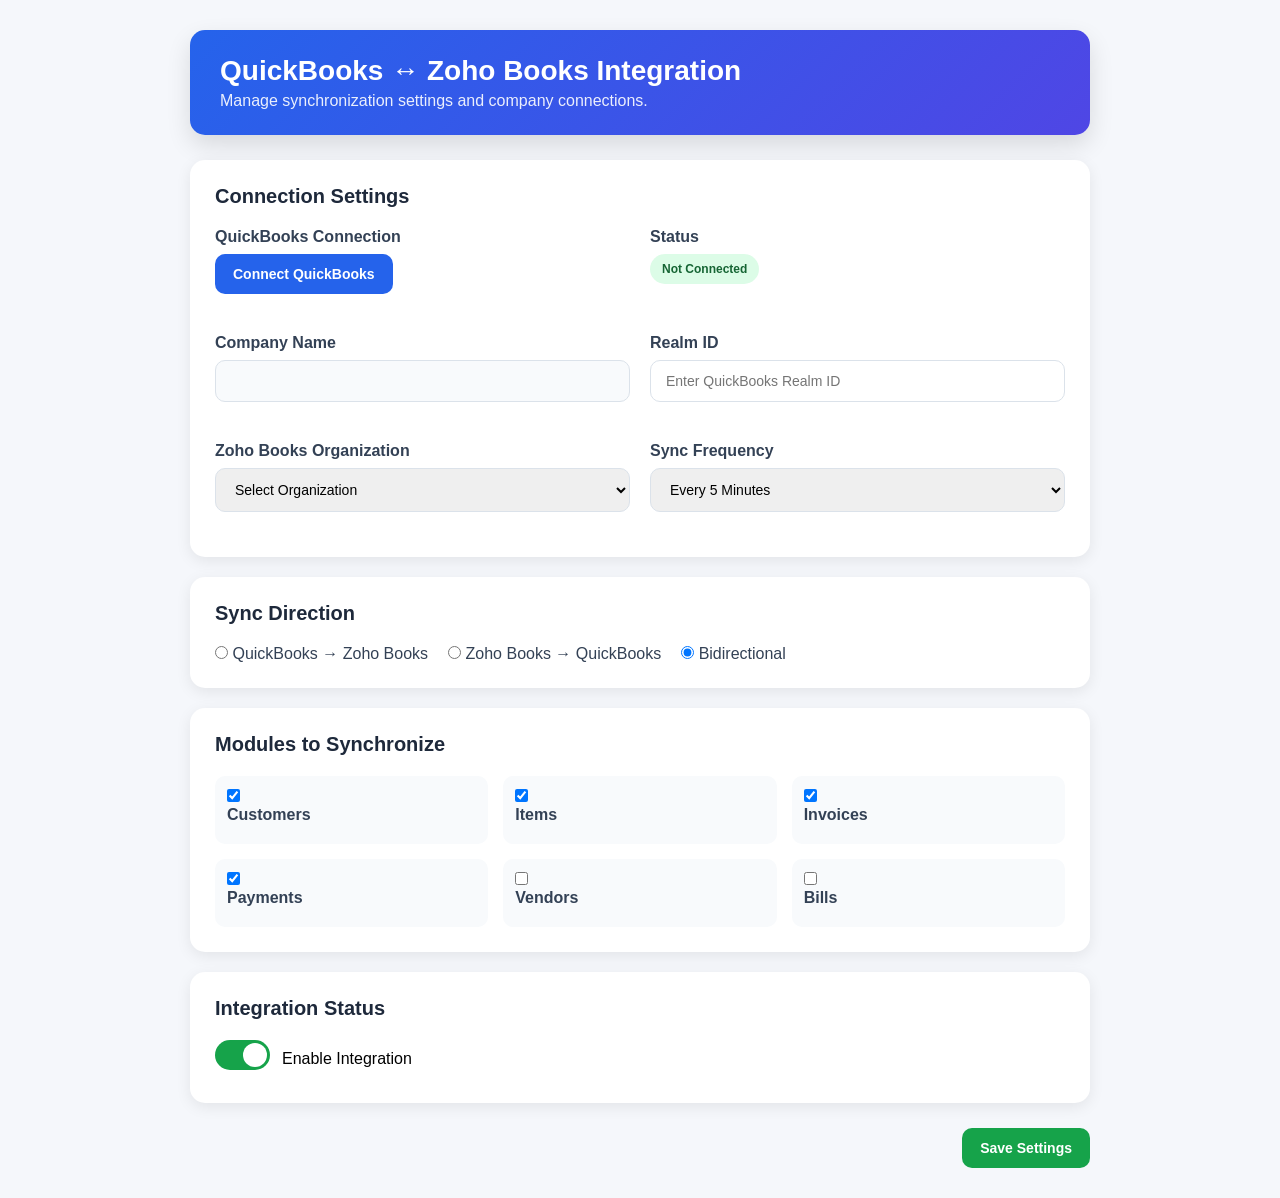
<file: widget.html>
<!DOCTYPE html>
<html>
<head>
<meta charset="UTF-8">
<title>QuickBooks Integration Settings</title>

<style>
*{
    margin:0;
    padding:0;
    box-sizing:border-box;
    font-family:'Segoe UI',sans-serif;
}

body{
    background:#f5f7fb;
    padding:30px;
}

.container{
    max-width:900px;
    margin:auto;
}

.header{
    background:linear-gradient(135deg,#2563eb,#4f46e5);
    color:white;
    padding:25px 30px;
    border-radius:15px;
    box-shadow:0 10px 25px rgba(0,0,0,.12);
    margin-bottom:25px;
}

.header h1{
    font-size:28px;
    margin-bottom:5px;
}

.header p{
    opacity:.9;
}

.card{
    background:white;
    border-radius:15px;
    padding:25px;
    margin-bottom:20px;
    box-shadow:0 4px 15px rgba(0,0,0,.08);
}

.card-title{
    font-size:20px;
    font-weight:600;
    margin-bottom:20px;
    color:#1e293b;
}

.form-group{
    margin-bottom:20px;
}

label{
    display:block;
    margin-bottom:8px;
    font-weight:600;
    color:#334155;
}

input[type=text],
select{
    width:100%;
    padding:12px 15px;
    border:1px solid #dbe2ea;
    border-radius:10px;
    font-size:14px;
    transition:.3s;
}

input[type=text]:focus,
select:focus{
    outline:none;
    border-color:#2563eb;
    box-shadow:0 0 0 3px rgba(37,99,235,.15);
}

.readonly{
    background:#f8fafc;
}

.btn{
    border:none;
    padding:12px 18px;
    border-radius:10px;
    cursor:pointer;
    font-size:14px;
    font-weight:600;
    transition:.3s;
}

.btn-primary{
    background:#2563eb;
    color:white;
}

.btn-primary:hover{
    background:#1d4ed8;
}

.btn-success{
    background:#16a34a;
    color:white;
}

.btn-success:hover{
    background:#15803d;
}

.grid{
    display:grid;
    grid-template-columns:1fr 1fr;
    gap:20px;
}

.checkbox-group{
    display:grid;
    grid-template-columns:repeat(3,1fr);
    gap:15px;
}

.checkbox-item{
    background:#f8fafc;
    padding:12px;
    border-radius:10px;
}

.radio-group{
    display:flex;
    gap:20px;
    flex-wrap:wrap;
}

.radio-group label{
    margin-bottom:0;
    font-weight:500;
}

.toggle{
    display:flex;
    align-items:center;
    gap:12px;
}

.switch{
    position:relative;
    width:55px;
    height:30px;
}

.switch input{
    display:none;
}

.slider{
    position:absolute;
    cursor:pointer;
    inset:0;
    background:#cbd5e1;
    border-radius:50px;
    transition:.3s;
}

.slider:before{
    content:"";
    position:absolute;
    width:24px;
    height:24px;
    left:3px;
    top:3px;
    background:white;
    border-radius:50%;
    transition:.3s;
}

input:checked + .slider{
    background:#16a34a;
}

input:checked + .slider:before{
    transform:translateX(25px);
}

.footer{
    text-align:right;
    margin-top:25px;
}

.status-badge{
    display:inline-block;
    padding:8px 12px;
    border-radius:20px;
    background:#dcfce7;
    color:#166534;
    font-size:12px;
    font-weight:600;
}

@media(max-width:768px){
    .grid{
        grid-template-columns:1fr;
    }

    .checkbox-group{
        grid-template-columns:1fr;
    }
}
</style>
</head>
<body>

<div class="container">

    <div class="header">
        <h1>QuickBooks ↔ Zoho Books Integration</h1>
        <p>Manage synchronization settings and company connections.</p>
    </div>

    <div class="card">

        <div class="card-title">
            Connection Settings
        </div>

        <div class="grid">

            <div class="form-group">
                <label>QuickBooks Connection</label>
                <button class="btn btn-primary" onclick="connectQB()">
                    Connect QuickBooks
                </button>
            </div>

            <div class="form-group">
                <label>Status</label>
                <div class="status-badge" id="connectionStatus">
                    Not Connected
                </div>
            </div>

            <div class="form-group">
                <label>Company Name</label>
                <input
                    type="text"
                    id="companyName"
                    class="readonly"
                    readonly>
            </div>

            <div class="form-group">
                <label>Realm ID</label>
                <input
					type="text"
					id="realmId"
					placeholder="Enter QuickBooks Realm ID">
            </div>

            <div class="form-group">
                <label>Zoho Books Organization</label>
                <select id="organization">
                    <option>Select Organization</option>
                    <option value="org1">Organization 1</option>
                    <option value="org2">Organization 2</option>
                </select>
            </div>

            <div class="form-group">
                <label>Sync Frequency</label>
                <select id="frequency">
                    <option value="5">Every 5 Minutes</option>
                    <option value="15">Every 15 Minutes</option>
                    <option value="30">Every 30 Minutes</option>
                    <option value="60">Every 1 Hour</option>
                </select>
            </div>

        </div>

    </div>

    <div class="card">

        <div class="card-title">
            Sync Direction
        </div>

        <div class="radio-group">

            <label>
                <input type="radio"
                       name="direction"
                       value="QB_TO_ZB">
                QuickBooks → Zoho Books
            </label>

            <label>
                <input type="radio"
                       name="direction"
                       value="ZB_TO_QB">
                Zoho Books → QuickBooks
            </label>

            <label>
                <input type="radio"
                       name="direction"
                       value="BIDIRECTIONAL"
                       checked>
                Bidirectional
            </label>

        </div>

    </div>

    <div class="card">

        <div class="card-title">
            Modules to Synchronize
        </div>

        <div class="checkbox-group">

            <div class="checkbox-item">
                <input type="checkbox" id="customers" checked>
                <label for="customers">Customers</label>
            </div>

            <div class="checkbox-item">
                <input type="checkbox" id="items" checked>
                <label for="items">Items</label>
            </div>

            <div class="checkbox-item">
                <input type="checkbox" id="invoices" checked>
                <label for="invoices">Invoices</label>
            </div>

            <div class="checkbox-item">
                <input type="checkbox" id="payments" checked>
                <label for="payments">Payments</label>
            </div>

            <div class="checkbox-item">
                <input type="checkbox" id="vendors">
                <label for="vendors">Vendors</label>
            </div>

            <div class="checkbox-item">
                <input type="checkbox" id="bills">
                <label for="bills">Bills</label>
            </div>

        </div>

    </div>

    <div class="card">

        <div class="card-title">
            Integration Status
        </div>

        <div class="toggle">
            <label class="switch">
                <input type="checkbox"
                       id="enableSync"
                       checked>
                <span class="slider"></span>
            </label>

            <span>Enable Integration</span>
        </div>

    </div>

    <div class="footer">
        <button class="btn btn-success" onclick="saveSettings()">
            Save Settings
        </button>
    </div>

</div>

<script>
    
async function connectQB() {
    try {
        const response = await ZOHO.CREATOR.EXTENSION.invokeFunction({
            functionName: "testQuickBooksConnection",
            config: {}
        });

        if (response.success) {
            document.getElementById("companyName").value = response.companyName;
            document.getElementById("realmId").value = response.realmId;
            document.getElementById("connectionStatus").innerHTML = "Connected";
        } else {
            alert(response.message);
        }
    } catch (err) {
        console.log(err);
        alert("Unable to connect.");
    }
}

async function testWithManualRealmId() {
    const realmId = document.getElementById("realmId").value;
    if (!realmId) {
        alert("Please enter Realm ID");
        return;
    }

    try {
        const response = await ZOHO.CREATOR.EXTENSION.invokeFunction({
            functionName: "testQuickBooksConnection",
            config: { realm_id: realmId }
        });

        if (response.success) {
            document.getElementById("companyName").value = response.companyName;
            document.getElementById("connectionStatus").innerHTML = "Connected";
        } else {
            alert(response.message);
        }
    } catch (error) {
        console.log(error);
        alert("Connection Failed");
    }
}

async function saveSettings() {
    let data = {
        companyName: document.getElementById("companyName").value,
        realmId: document.getElementById("realmId").value,
        organization: document.getElementById("organization").value,
        frequency: document.getElementById("frequency").value,
        enableSync: document.getElementById("enableSync").checked,
        customers: document.getElementById("customers").checked,
        items: document.getElementById("items").checked,
        invoices: document.getElementById("invoices").checked,
        payments: document.getElementById("payments").checked,
        vendors: document.getElementById("vendors").checked,
        bills: document.getElementById("bills").checked
    };

    try {
        const response = await ZOHO.CREATOR.EXTENSION.invokeFunction({
            functionName: "saveSettings",
            config: data
        });

        if (response.success) {
            alert("Settings Saved Successfully");
        } else {
            alert(response.message);
        }
    } catch (e) {
        console.log(e);
        alert("Unable to save settings.");
    }
}

</script>

</body>
</html>
</file>
